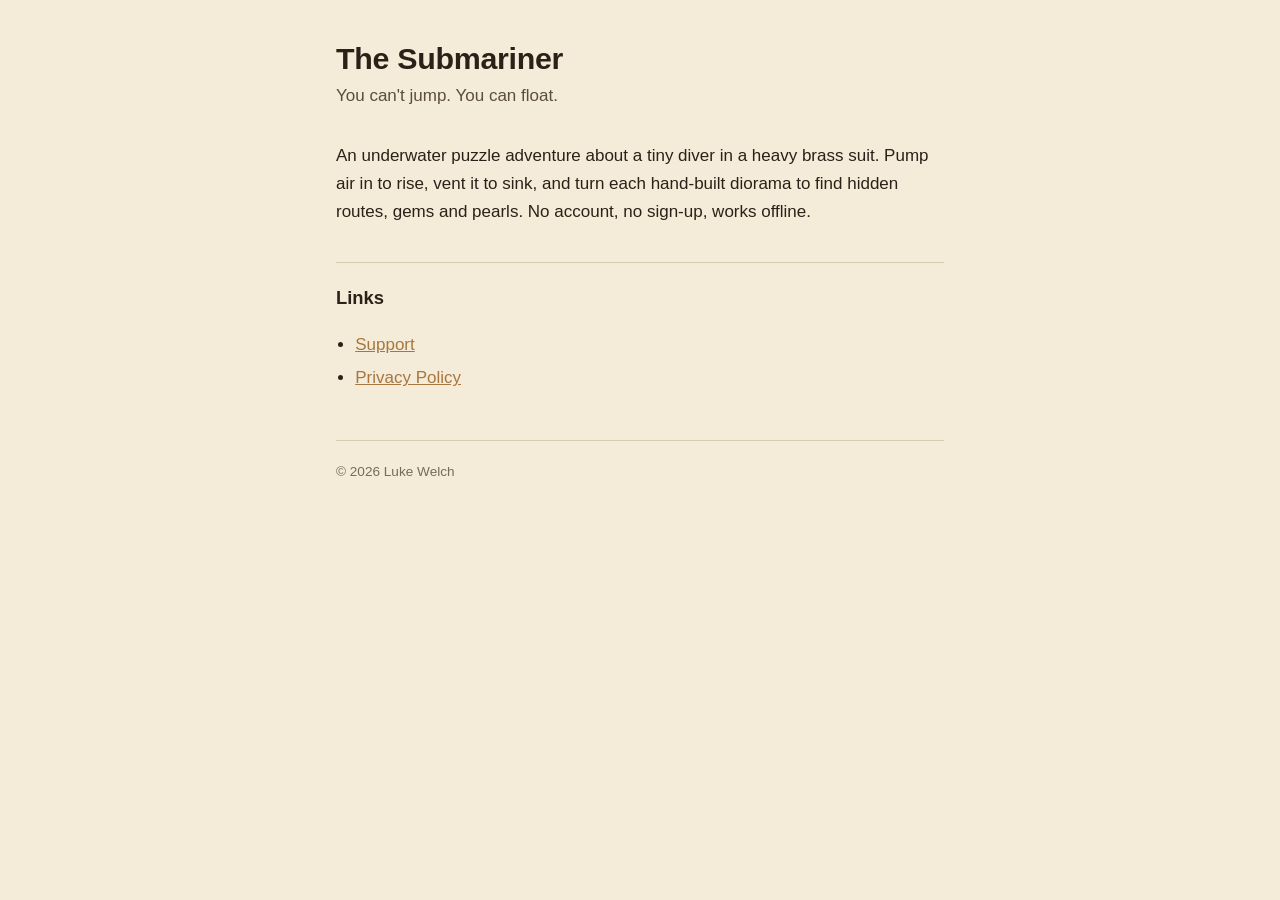
<file: index.html>
<!doctype html>
<html lang="en-GB">
<head>
<meta charset="utf-8">
<meta name="viewport" content="width=device-width, initial-scale=1">
<title>The Submariner</title>
<link rel="stylesheet" href="style.css">
</head>
<body>
<main>

<h1>The Submariner</h1>
<p class="lede">You can't jump. You can float.</p>

<p>An underwater puzzle adventure about a tiny diver in a heavy brass suit. Pump
air in to rise, vent it to sink, and turn each hand-built diorama to find hidden
routes, gems and pearls. No account, no sign-up, works offline.</p>

<h2>Links</h2>
<ul>
    <li><a href="support.html">Support</a></li>
    <li><a href="privacy.html">Privacy Policy</a></li>
</ul>

<footer>
    © 2026 Luke Welch
</footer>

</main>
</body>
</html>
</file>
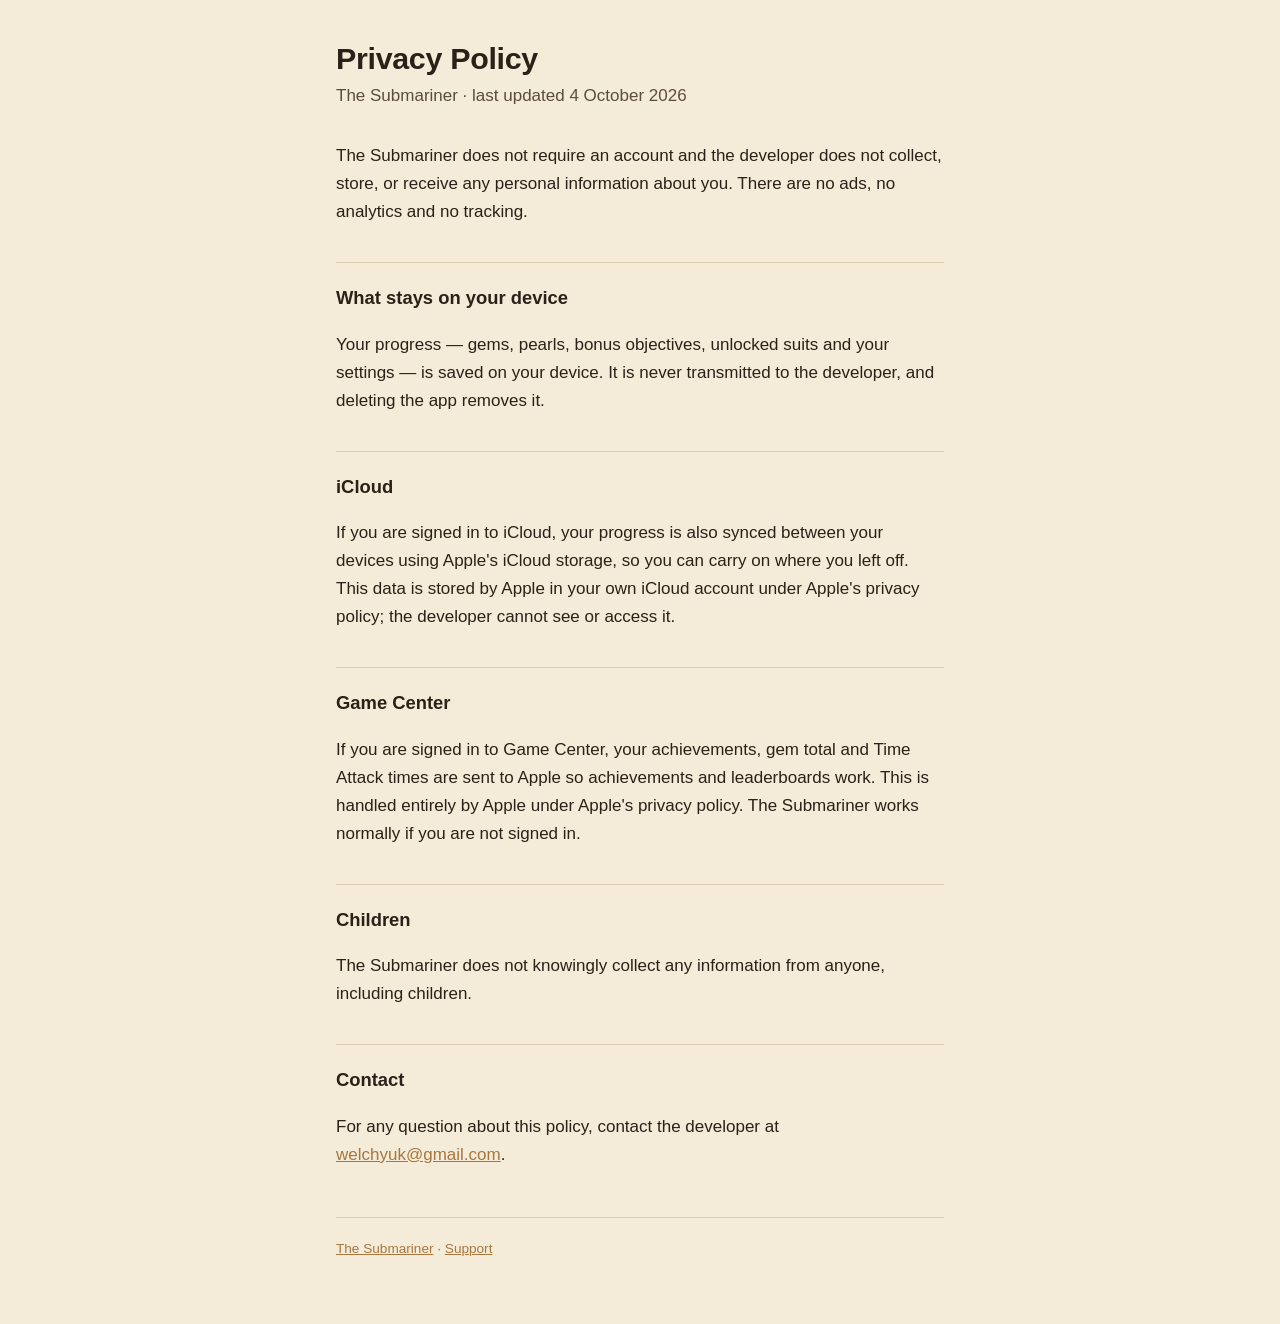
<file: privacy.html>
<!doctype html>
<html lang="en-GB">
<head>
<meta charset="utf-8">
<meta name="viewport" content="width=device-width, initial-scale=1">
<title>The Submariner — Privacy Policy</title>
<link rel="stylesheet" href="style.css">
</head>
<body>
<main>

<h1>Privacy Policy</h1>
<p class="lede">The Submariner · last updated 4 October 2026</p>

<p>The Submariner does not require an account and the developer does not
collect, store, or receive any personal information about you. There are no
ads, no analytics and no tracking.</p>

<h2>What stays on your device</h2>
<p>Your progress — gems, pearls, bonus objectives, unlocked suits and your
settings — is saved on your device. It is never transmitted to the developer,
and deleting the app removes it.</p>

<h2>iCloud</h2>
<p>If you are signed in to iCloud, your progress is also synced between your
devices using Apple's iCloud storage, so you can carry on where you left off.
This data is stored by Apple in your own iCloud account under Apple's privacy
policy; the developer cannot see or access it.</p>

<h2>Game Center</h2>
<p>If you are signed in to Game Center, your achievements, gem total and Time Attack times are
sent to Apple so achievements and leaderboards work. This is handled entirely
by Apple under Apple's privacy policy. The Submariner works normally if you are
not signed in.</p>

<h2>Children</h2>
<p>The Submariner does not knowingly collect any information from anyone,
including children.</p>

<h2>Contact</h2>
<p>For any question about this policy, contact the developer at
<a href="mailto:welchyuk@gmail.com">welchyuk@gmail.com</a>.</p>

<footer>
    <a href="index.html">The Submariner</a> · <a href="support.html">Support</a>
</footer>

</main>
</body>
</html>
</file>
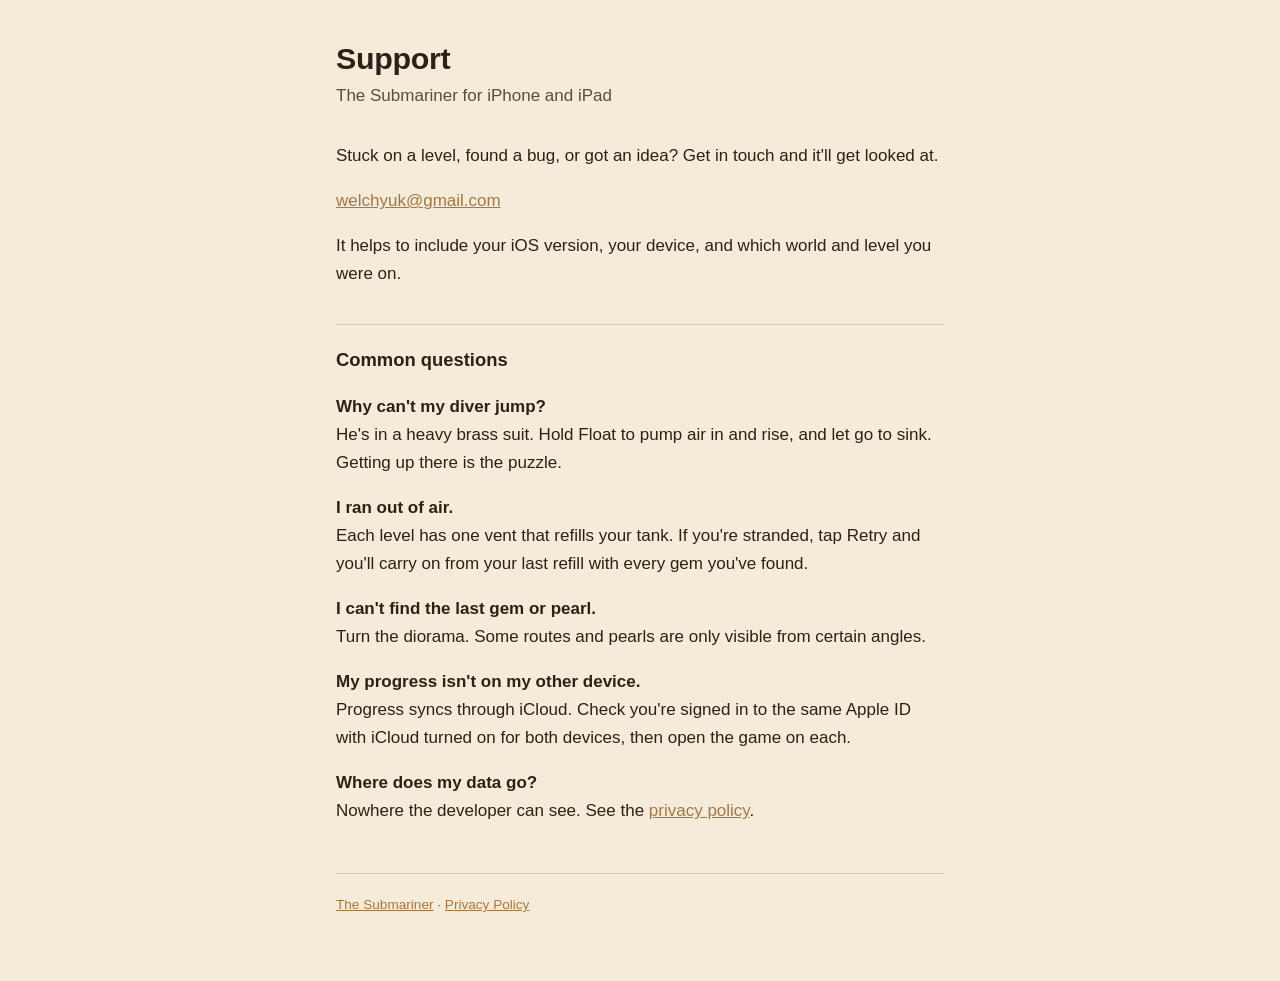
<file: support.html>
<!doctype html>
<html lang="en-GB">
<head>
<meta charset="utf-8">
<meta name="viewport" content="width=device-width, initial-scale=1">
<title>The Submariner — Support</title>
<link rel="stylesheet" href="style.css">
</head>
<body>
<main>

<h1>Support</h1>
<p class="lede">The Submariner for iPhone and iPad</p>

<p>Stuck on a level, found a bug, or got an idea? Get in touch and it'll get
looked at.</p>

<p><a href="mailto:welchyuk@gmail.com">welchyuk@gmail.com</a></p>

<p>It helps to include your iOS version, your device, and which world and level
you were on.</p>

<h2>Common questions</h2>

<p><strong>Why can't my diver jump?</strong><br>
He's in a heavy brass suit. Hold Float to pump air in and rise, and let go to
sink. Getting up there is the puzzle.</p>

<p><strong>I ran out of air.</strong><br>
Each level has one vent that refills your tank. If you're stranded, tap Retry
and you'll carry on from your last refill with every gem you've found.</p>

<p><strong>I can't find the last gem or pearl.</strong><br>
Turn the diorama. Some routes and pearls are only visible from certain
angles.</p>

<p><strong>My progress isn't on my other device.</strong><br>
Progress syncs through iCloud. Check you're signed in to the same Apple ID with
iCloud turned on for both devices, then open the game on each.</p>

<p><strong>Where does my data go?</strong><br>
Nowhere the developer can see. See the <a href="privacy.html">privacy
policy</a>.</p>

<footer>
    <a href="index.html">The Submariner</a> · <a href="privacy.html">Privacy Policy</a>
</footer>

</main>
</body>
</html>
</file>
<file: style.css>
/* Shared styling for the Card School support pages. Deliberately plain and
   self-contained — these exist to satisfy the App Store Connect Privacy
   Policy URL and Support URL fields and to be readable on a phone. */
:root {
    --parchment: #f4ecd8;
    --ink: #2b2118;
    --brass: #a8763e;
    --rule: #d8cbb0;
}

* { box-sizing: border-box; }

body {
    margin: 0;
    padding: 2.5rem 1.25rem 4rem;
    background: var(--parchment);
    color: var(--ink);
    font: 17px/1.65 -apple-system, BlinkMacSystemFont, "Segoe UI", Helvetica, Arial, sans-serif;
    -webkit-text-size-adjust: 100%;
}

main { max-width: 38rem; margin: 0 auto; }

h1 {
    font-size: 1.9rem;
    line-height: 1.2;
    margin: 0 0 .35rem;
    letter-spacing: -0.01em;
}

h2 {
    font-size: 1.15rem;
    margin: 2.25rem 0 .5rem;
    padding-top: 1.25rem;
    border-top: 1px solid var(--rule);
}

.lede { color: #5c4c3c; margin: 0 0 2rem; }

a { color: var(--brass); }

ul { padding-left: 1.2rem; }

li { margin-bottom: .35rem; }

footer {
    margin-top: 3rem;
    padding-top: 1.25rem;
    border-top: 1px solid var(--rule);
    font-size: .85rem;
    color: #7a6a58;
}

@media (prefers-color-scheme: dark) {
    :root {
        --parchment: #17130f;
        --ink: #e8ddc9;
        --brass: #cf9d5e;
        --rule: #382d22;
    }
    .lede { color: #a99a86; }
    footer { color: #8b7c6a; }
}
</file>
